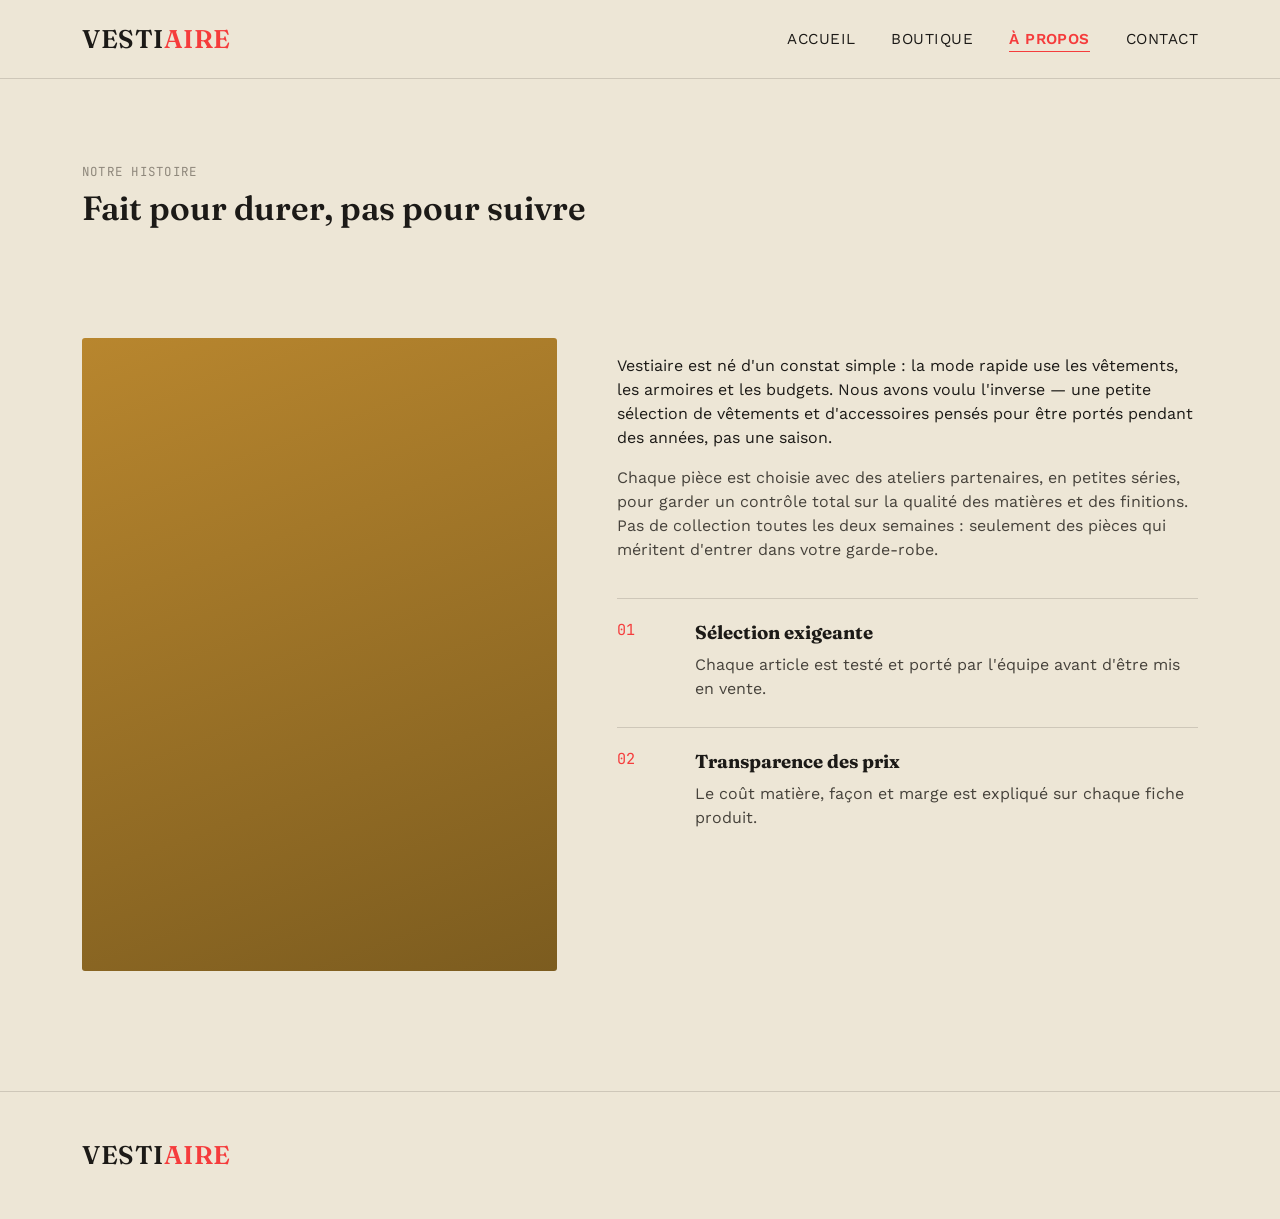
<file: about.html>
<!DOCTYPE html>
<html lang="fr">
<head>
<meta charset="UTF-8">
<meta name="viewport" content="width=device-width, initial-scale=1.0">
<title>À propos — VESTIAIRE</title>
<link rel="stylesheet" href="style.css">
</head>
<body>

<header class="site-header">
  <div class="wrap">
    <a href="index.html" class="logo">VESTI<span>AIRE</span></a>
    <button class="nav-toggle" id="navToggle" aria-label="Ouvrir le menu" aria-expanded="false">
      <span></span><span></span><span></span>
    </button>
    <nav class="main-nav" id="mainNav">
      <ul>
        <li><a href="index.html">Accueil</a></li>
        <li><a href="boutique.html">Boutique</a></li>
        <li><a href="about.html" class="active">À propos</a></li>
        <li><a href="contact.html">Contact</a></li>
      </ul>
    </nav>
  </div>
</header>

<section class="about-hero">
  <div class="wrap">
    <div class="section-head" style="border-bottom:none;">
      <div>
        <span class="section-eyebrow">Notre histoire</span>
        <h2>Fait pour durer, pas pour suivre</h2>
      </div>
    </div>
  </div>
</section>

<section style="padding-top:0;">
  <div class="wrap about-grid">
    <div class="visual-block"></div>
    <div>
      <p class="lead" style="max-width:none;">Vestiaire est né d'un constat simple : la mode rapide use les vêtements, les armoires et les budgets. Nous avons voulu l'inverse — une petite sélection de vêtements et d'accessoires pensés pour être portés pendant des années, pas une saison.</p>
      <p style="color:#46423b;">Chaque pièce est choisie avec des ateliers partenaires, en petites séries, pour garder un contrôle total sur la qualité des matières et des finitions. Pas de collection toutes les deux semaines : seulement des pièces qui méritent d'entrer dans votre garde-robe.</p>

      <ul class="values-list" style="margin-top:36px;">
        <li>
          <span class="num">01</span>
          <div>
            <h3>Sélection exigeante</h3>
            <p>Chaque article est testé et porté par l'équipe avant d'être mis en vente.</p>
          </div>
        </li>
        <li>
          <span class="num">02</span>
          <div>
            <h3>Transparence des prix</h3>
            <p>Le coût matière, façon et marge est expliqué sur chaque fiche produit.</p>
          </div>
        </li>
      </ul>
    </div>
  </div>
</section>


<footer class="site-footer">
  <div class="wrap">
    <span class="logo">VESTI<span>AIRE</span></span>
  </div>
</footer>

<script src="script.js"></script>
</body>
</html>
</file>
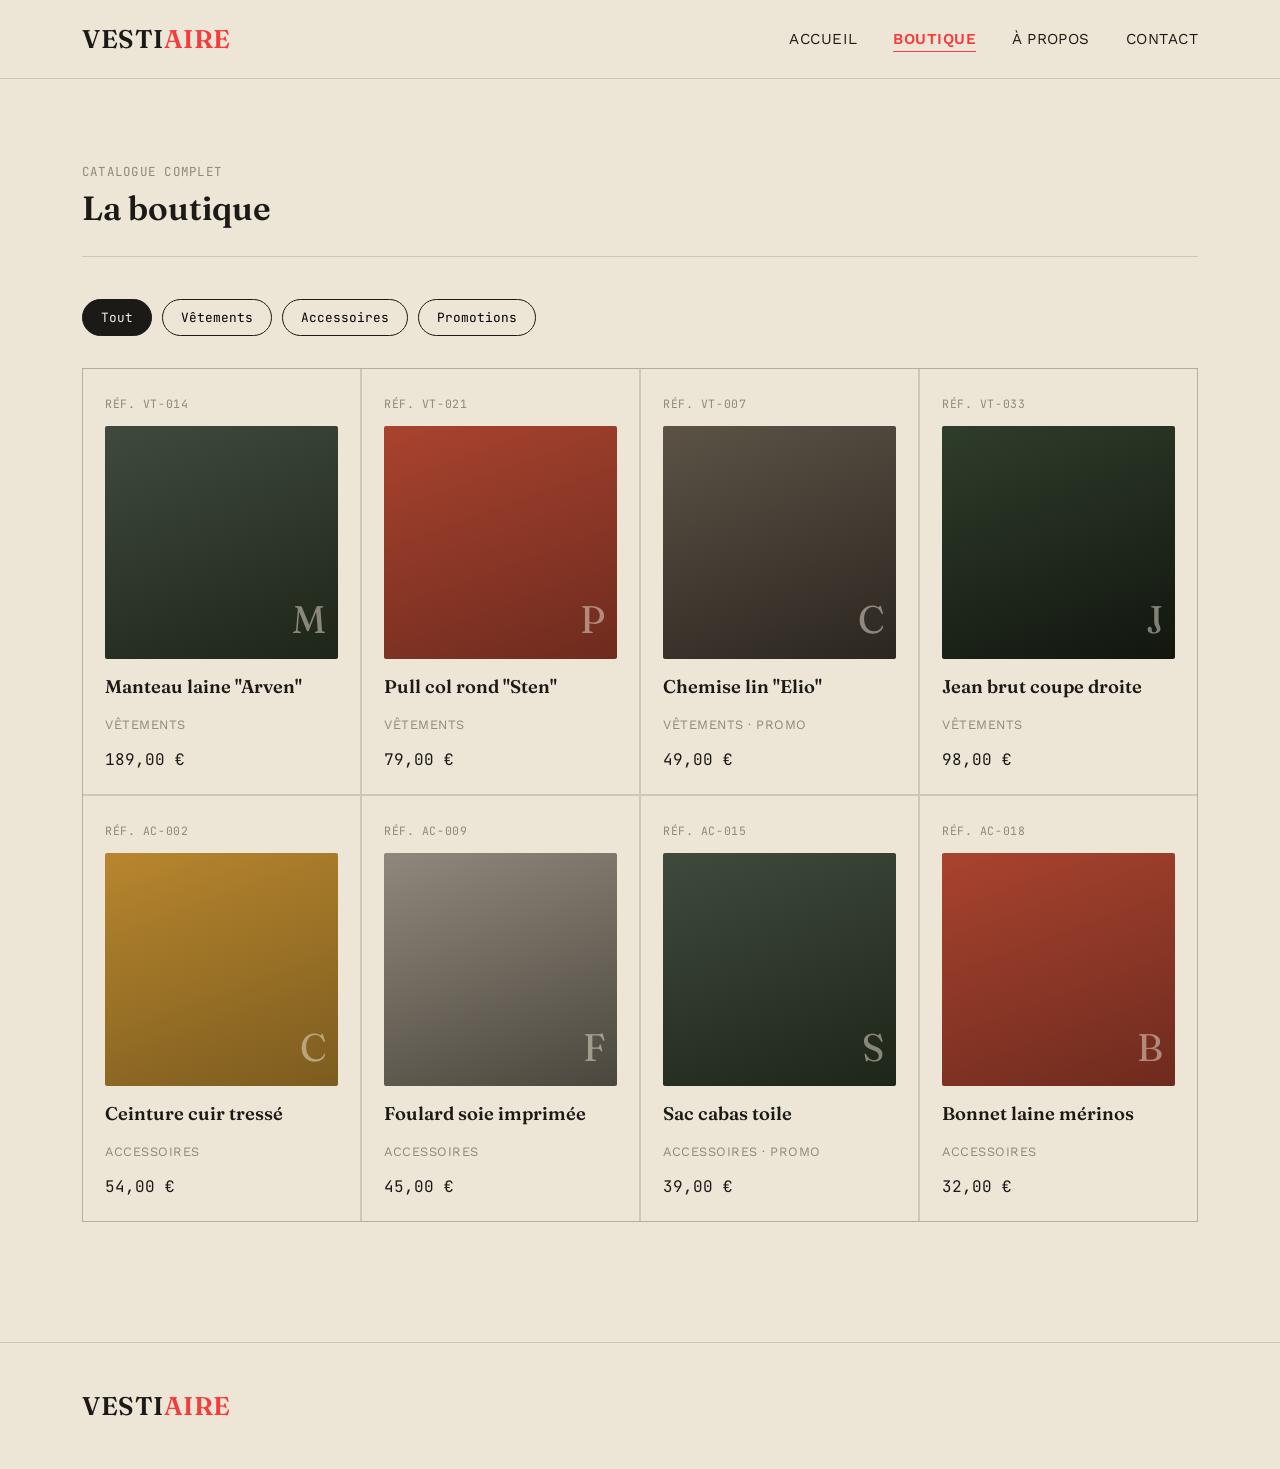
<file: boutique.html>
<!DOCTYPE html>
<html lang="fr">
<head>
<meta charset="UTF-8">
<meta name="viewport" content="width=device-width, initial-scale=1.0">
<title>Boutique — VESTIAIRE</title>
<link rel="stylesheet" href="style.css">
</head>
<body>

<header class="site-header">
  <div class="wrap">
    <a href="index.html" class="logo">VESTI<span>AIRE</span></a>
    <button class="nav-toggle" id="navToggle" aria-label="Ouvrir le menu" aria-expanded="false">
      <span></span><span></span><span></span>
    </button>
    <nav class="main-nav" id="mainNav">
      <ul>
        <li><a href="index.html">Accueil</a></li>
        <li><a href="boutique.html" class="active">Boutique</a></li>
        <li><a href="about.html">À propos</a></li>
        <li><a href="contact.html">Contact</a></li>
      </ul>
    </nav>
  </div>
</header>

<section style="padding-bottom:0;">
  <div class="wrap">
    <div class="section-head">
      <div>
        <span class="section-eyebrow">Catalogue complet</span>
        <h2>La boutique</h2>
      </div>
    </div>

    <div class="filters" id="filters">
      <button class="filter-btn active" data-filter="all">Tout</button>
      <button class="filter-btn" data-filter="vetements">Vêtements</button>
      <button class="filter-btn" data-filter="accessoires">Accessoires</button>
      <button class="filter-btn" data-filter="promo">Promotions</button>
    </div>
  </div>
</section>

<section style="padding-top:0;">
  <div class="wrap">
    <p class="no-results" id="noResults">Aucun article ne correspond à ce filtre pour le moment.</p>

    <div class="catalogue" id="catalogue">

      <article class="product-card" data-cat="vetements">
        <span class="product-ref">RÉF. VT-014</span>
        <div class="product-swatch sw-1" data-initial="M"></div>
        <h3 class="product-name">Manteau laine "Arven"</h3>
        <span class="product-cat">Vêtements</span>
        <span class="product-price">189,00 €</span>
      </article>

      <article class="product-card" data-cat="vetements">
        <span class="product-ref">RÉF. VT-021</span>
        <div class="product-swatch sw-2" data-initial="P"></div>
        <h3 class="product-name">Pull col rond "Sten"</h3>
        <span class="product-cat">Vêtements</span>
        <span class="product-price">79,00 €</span>
      </article>

      <article class="product-card" data-cat="vetements promo">
        <span class="product-ref">RÉF. VT-007</span>
        <div class="product-swatch sw-4" data-initial="C"></div>
        <h3 class="product-name">Chemise lin "Elio"</h3>
        <span class="product-cat">Vêtements · Promo</span>
        <span class="product-price">49,00 €</span>
      </article>

      <article class="product-card" data-cat="vetements">
        <span class="product-ref">RÉF. VT-033</span>
        <div class="product-swatch sw-6" data-initial="J"></div>
        <h3 class="product-name">Jean brut coupe droite</h3>
        <span class="product-cat">Vêtements</span>
        <span class="product-price">98,00 €</span>
      </article>

      <article class="product-card" data-cat="accessoires">
        <span class="product-ref">RÉF. AC-002</span>
        <div class="product-swatch sw-3" data-initial="C"></div>
        <h3 class="product-name">Ceinture cuir tressé</h3>
        <span class="product-cat">Accessoires</span>
        <span class="product-price">54,00 €</span>
      </article>

      <article class="product-card" data-cat="accessoires">
        <span class="product-ref">RÉF. AC-009</span>
        <div class="product-swatch sw-5" data-initial="F"></div>
        <h3 class="product-name">Foulard soie imprimée</h3>
        <span class="product-cat">Accessoires</span>
        <span class="product-price">45,00 €</span>
      </article>

      <article class="product-card" data-cat="accessoires promo">
        <span class="product-ref">RÉF. AC-015</span>
        <div class="product-swatch sw-1" data-initial="S"></div>
        <h3 class="product-name">Sac cabas toile</h3>
        <span class="product-cat">Accessoires · Promo</span>
        <span class="product-price">39,00 €</span>
      </article>

      <article class="product-card" data-cat="accessoires">
        <span class="product-ref">RÉF. AC-018</span>
        <div class="product-swatch sw-2" data-initial="B"></div>
        <h3 class="product-name">Bonnet laine mérinos</h3>
        <span class="product-cat">Accessoires</span>
        <span class="product-price">32,00 €</span>
      </article>

    </div>
  </div>
</section>

<footer class="site-footer">
  <div class="wrap">
    <span class="logo">VESTI<span>AIRE</span></span>
  </div>
</footer>

<script src="script.js"></script>
</body>
</html>
</file>
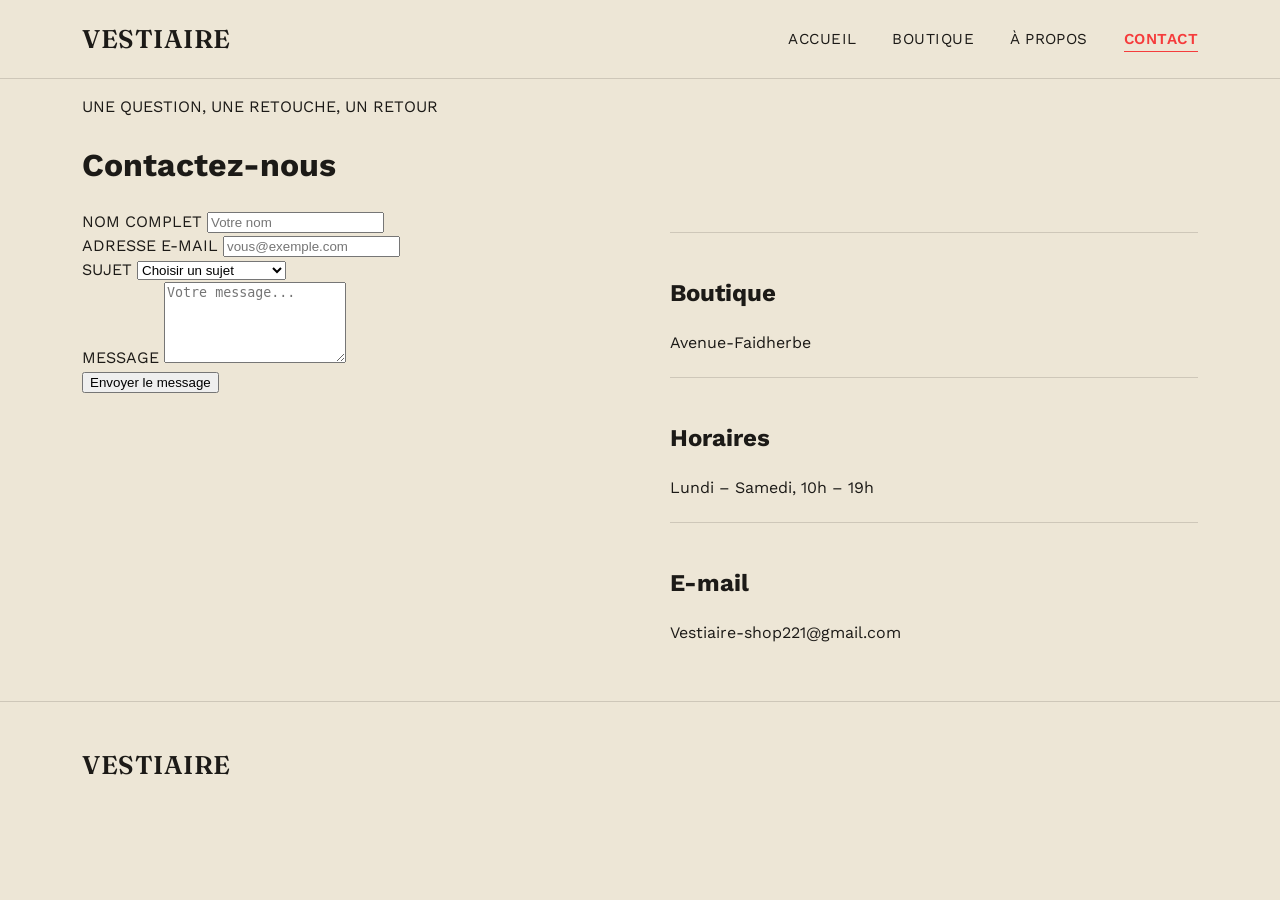
<file: contact.html>
<!DOCTYPE html>
<html lang="fr">
<head>
    <meta charset="UTF-8">
    <meta name="viewport" content="width=device-width, initial-scale=1.0">
    <title>Contact — VESTIAIRE</title>
    <link rel="stylesheet" href="style.css">
</head>
<body>

    <!-- Navigation du site -->
    <header class="site-header">
        <div class="wrap">
            <a href="index.html" class="logo">VESTIAIRE</a>
            <nav class="main-nav">
                <ul>
                    <li><a href="index.html">ACCUEIL</a></li>
                    <li><a href="boutique.html">BOUTIQUE</a></li>
                    <li><a href="about.html">À PROPOS</a></li>
                    <li><a href="contact.html" class="active">CONTACT</a></li>
                </ul>
            </nav>
        </div>
    </header>

    <!-- Section principale de la page Contact -->
    <main class="contact-page wrap">
        
        <header class="contact-header">
            <p class="subtitle">UNE QUESTION, UNE RETOUCHE, UN RETOUR</p>
            <h1>Contactez-nous</h1>
        </header>

        <div class="contact-grid">
            
            <!-- Colonne gauche : Formulaire de contact -->
            <form class="contact-form" action="#" method="POST">
                
                <div class="form-group">
                    <label for="name">NOM COMPLET</label>
                    <input type="text" id="name" name="name" placeholder="Votre nom" required>
                </div>

                <div class="form-group">
                    <label for="email">ADRESSE E-MAIL</label>
                    <input type="email" id="email" name="email" placeholder="vous@exemple.com" required>
                </div>

                <div class="form-group">
                    <label for="subject">SUJET</label>
                    <select id="subject" name="subject" required>
                        <option value="" disabled selected>Choisir un sujet</option>
                        <option value="commande">Suivi de commande</option>
                        <option value="retours">Retours & Retouches</option>
                        <option value="autre">Autre demande</option>
                    </select>
                </div>

                <div class="form-group">
                    <label for="message">MESSAGE</label>
                    <textarea id="message" name="message" rows="5" placeholder="Votre message..." required></textarea>
                </div>

                <button type="submit" class="btn-submit">Envoyer le message</button>
            </form>

            <!-- Colonne droite : Informations boutique -->
            <aside class="contact-sidebar">
                
                <div class="info-block">
                    <h2>Boutique</h2>
                    <p>Avenue-Faidherbe</p>
                </div>

                <div class="info-block">
                    <h2>Horaires</h2>
                    <p>Lundi – Samedi, 10h – 19h</p>
                </div>

                <div class="info-block">
                    <h2>E-mail</h2>
                    <p>Vestiaire-shop221@gmail.com</p>
                </div>

            </aside>

        </div>

    </main>

    <!-- Pied de page -->
    <footer class="site-footer">
        <div class="wrap">
            <span class="logo">VESTIAIRE</span>
        </div>
    </footer>

    <script src="script.js"></script>
</body>
</html>
</file>
<file: style.css>
@import url('https://fonts.googleapis.com/css2?family=Fraunces:ital,opsz,wght@0,9..144,400;0,9..144,600;1,9..144,500&family=Work+Sans:wght@400;500;600&family=JetBrains+Mono:wght@400;500&display=swap');

:root{
  --ink: #1c1a17;
  --bone: #ede6d6;
  --bone-soft: #f4efe4;
  --bottle: #f53c3c; 
  --bottle-dark: #202b1d;
  --gold: #b8862e;
  --clay: #a9432f;
  --grey: #8f887c;
  --line: rgba(28,26,23,0.15);

  --serif: 'Fraunces', serif;
  --sans: 'Work Sans', sans-serif;
  --mono: 'JetBrains Mono', monospace;
}

*{ box-sizing: border-box; }

html{ scroll-behavior: smooth; }

body{
  margin: 0;
  background: var(--bone);
  color: var(--ink);
  font-family: var(--sans);
  line-height: 1.5;
}

a{ color: inherit; text-decoration: none; }

img{ max-width: 100%; display: block; }

.wrap{
  max-width: 1180px;
  margin: 0 auto;
  padding: 0 32px;
}


.site-header{
  position: sticky;
  top: 0;
  z-index: 50;
  background: var(--bone);
  border-bottom: 1px solid var(--line);
}

.site-header .wrap{
  display: flex;
  align-items: center;
  justify-content: space-between;
  padding-top: 20px;
  padding-bottom: 20px;
}

.logo{
  font-family: var(--serif);
  font-size: 1.6rem;
  font-weight: 600;
  letter-spacing: 0.02em;
}

.logo span{ color: var(--bottle); }

.nav-toggle{
  display: none;
  flex-direction: column;
  gap: 5px;
  background: none;
  border: none;
  cursor: pointer;
  padding: 8px;
}

.nav-toggle span{
  width: 24px;
  height: 2px;
  background: var(--ink);
  transition: transform 0.25s ease, opacity 0.25s ease;
}

.main-nav ul{
  list-style: none;
  display: flex;
  gap: 36px;
  margin: 0;
  padding: 0;
}

.main-nav a{
  font-size: 0.95rem;
  letter-spacing: 0.03em;
  text-transform: uppercase;
  position: relative;
  padding-bottom: 4px;
}

.main-nav a::after{
  content: "";
  position: absolute;
  left: 0; bottom: 0;
  width: 0;
  height: 1px;
  background: var(--bottle);
  transition: width 0.2s ease;
}

.main-nav a:hover::after,
.main-nav a.active::after{ width: 100%; }

.main-nav a.active{ color: var(--bottle); font-weight: 600; }



.btn{
  display: inline-block;
  padding: 14px 30px;
  font-family: var(--sans);
  font-size: 0.9rem;
  letter-spacing: 0.04em;
  text-transform: uppercase;
  border-radius: 2px;
  border: 1px solid var(--ink);
  cursor: pointer;
  transition: background 0.2s ease, color 0.2s ease, transform 0.2s ease;
}

.btn-primary{
  background: var(--bottle);
  color: var(--bone-soft);
  border-color: var(--bottle);
}
.btn-primary:hover{ background: var(--bottle-dark); transform: translateY(-2px); }

.btn-outline{
  background: transparent;
  color: var(--ink);
}
.btn-outline:hover{ background: var(--ink); color: var(--bone-soft); }


.hero{
  padding: 70px 0 90px;
  border-bottom: 1px solid var(--line);
}

.hero .wrap{
  display: grid;
  grid-template-columns: 1.1fr 0.9fr;
  gap: 60px;
  align-items: center;
}

.hero-eyebrow{
  font-family: var(--mono);
  font-size: 0.8rem;
  letter-spacing: 0.12em;
  text-transform: uppercase;
  color: var(--bottle);
  display: block;
  margin-bottom: 18px;
}

.hero h1{
  font-family: var(--serif);
  font-size: clamp(2.6rem, 5vw, 4.2rem);
  font-weight: 600;
  line-height: 1.05;
  margin: 0 0 22px;
}

.hero h1 em{
  font-style: italic;
  font-weight: 500;
  color: var(--bottle);
}

.hero p.lead{
  font-size: 1.1rem;
  color: #46423b;
  max-width: 480px;
  margin-bottom: 32px;
}

.hero-actions{ display: flex; gap: 16px; flex-wrap: wrap; }

.hero-visual{
  aspect-ratio: 4/5;
  border-radius: 3px;
  background:
    repeating-linear-gradient(135deg, rgba(184,134,46,0.18) 0 2px, transparent 2px 26px),
    linear-gradient(160deg, var(--bottle) 0%, var(--bottle-dark) 55%, #171f14 100%);
  position: relative;
  overflow: hidden;
  display: flex;
  align-items: flex-end;
  padding: 26px;
}

.hero-visual::before{
  content: "";
  position: absolute;
  inset: 0;
  background: radial-gradient(circle at 30% 20%, rgba(237,230,214,0.16), transparent 55%);
}

.hero-tag{
  font-family: var(--mono);
  font-size: 0.75rem;
  color: var(--bone-soft);
  background: rgba(28,26,23,0.35);
  padding: 8px 12px;
  border-radius: 2px;
  z-index: 1;
}


section{ padding: 80px 0; }

.section-head{
  display: flex;
  justify-content: space-between;
  align-items: flex-end;
  gap: 20px;
  margin-bottom: 42px;
  border-bottom: 1px solid var(--line);
  padding-bottom: 22px;
}

.section-head h2{
  font-family: var(--serif);
  font-size: 2.1rem;
  font-weight: 600;
  margin: 0;
}

.section-eyebrow{
  font-family: var(--mono);
  font-size: 0.78rem;
  letter-spacing: 0.1em;
  text-transform: uppercase;
  color: var(--grey);
}


.catalogue{
  display: grid;
  grid-template-columns: repeat(auto-fill, minmax(240px, 1fr));
  gap: 2px;
  background: var(--line);
  border: 1px solid var(--line);
}

.product-card{
  background: var(--bone);
  padding: 26px 22px 22px;
  display: flex;
  flex-direction: column;
  gap: 14px;
  transition: background 0.2s ease;
}

.product-card:hover{ background: var(--bone-soft); }

.product-ref{
  font-family: var(--mono);
  font-size: 0.72rem;
  color: var(--grey);
  letter-spacing: 0.05em;
}

.product-swatch{
  aspect-ratio: 1/1;
  border-radius: 2px;
  position: relative;
  overflow: hidden;
}

.product-swatch::after{
  content: attr(data-initial);
  position: absolute;
  right: 12px;
  bottom: 10px;
  font-family: var(--serif);
  font-size: 2.4rem;
  color: rgba(237,230,214,0.5);
}

.product-name{
  font-family: var(--serif);
  font-size: 1.15rem;
  font-weight: 600;
  margin: 0;
}

.product-cat{
  font-size: 0.8rem;
  color: var(--grey);
  text-transform: uppercase;
  letter-spacing: 0.04em;
}

.product-price{
  font-family: var(--mono);
  font-size: 1rem;
  margin-top: auto;
}


.sw-1{ background: linear-gradient(160deg,#3f4a3d,#1e2519); }
.sw-2{ background: linear-gradient(160deg,#a9432f,#6e2b1e); }
.sw-3{ background: linear-gradient(160deg,#b8862e,#7c5c1f); }
.sw-4{ background: linear-gradient(160deg,#5c5346,#2b2620); }
.sw-5{ background: linear-gradient(160deg,#8f887c,#4c473e); }
.sw-6{ background: linear-gradient(160deg,#2f3d2b,#12160f); }



.filters{
  display: flex;
  gap: 10px;
  flex-wrap: wrap;
  margin-bottom: 32px;
}

.filter-btn{
  font-family: var(--mono);
  font-size: 0.8rem;
  padding: 9px 18px;
  border: 1px solid var(--ink);
  background: transparent;
  border-radius: 20px;
  cursor: pointer;
  transition: background 0.2s ease, color 0.2s ease;
}

.filter-btn:hover{ background: rgba(28,26,23,0.06); }

.filter-btn.active{
  background: var(--ink);
  color: var(--bone-soft);
}

.no-results{
  font-family: var(--mono);
  font-size: 0.9rem;
  color: var(--grey);
  padding: 40px 0;
  display: none;
}



.about-hero{
  padding-bottom: 40px;
}

.about-grid{
  display: grid;
  grid-template-columns: 0.9fr 1.1fr;
  gap: 60px;
}

.about-grid .visual-block{
  aspect-ratio: 3/4;
  border-radius: 3px;
  background: linear-gradient(160deg, var(--gold) 0%, #7c5c1f 100%);
}

.values-list{
  list-style: none;
  padding: 0;
  margin: 0;
  display: grid;
  gap: 26px;
}

.values-list li{
  display: grid;
  grid-template-columns: 60px 1fr;
  gap: 18px;
  border-top: 1px solid var(--line);
  padding-top: 20px;
}

.values-list .num{
  font-family: var(--mono);
  color: var(--bottle);
  font-size: 0.95rem;
}

.values-list h3{
  font-family: var(--serif);
  margin: 0 0 6px;
}

.values-list p{ margin: 0; color: #46423b; }

.team-row{
  display: grid;
  grid-template-columns: repeat(2, 1fr);
  gap: 24px;
  margin-top: 50px;
}

.team-card{
  border: 1px solid var(--line);
  padding: 26px;
}

.team-card .role{
  font-family: var(--mono);
  font-size: 0.75rem;
  color: var(--grey);
  text-transform: uppercase;
}

.team-card h3{
  font-family: var(--serif);
  margin: 6px 0 10px;
}



.contact-grid{
  display: grid;
  grid-template-columns: 1fr 1fr;
  gap: 60px;
}

.field{
  margin-bottom: 22px;
  display: flex;
  flex-direction: column;
  gap: 8px;
}

.field label{
  font-size: 0.85rem;
  letter-spacing: 0.03em;
  text-transform: uppercase;
  color: var(--grey);
}

.field input,
.field textarea,
.field select{
  font-family: var(--sans);
  font-size: 1rem;
  padding: 12px 14px;
  border: 1px solid var(--ink);
  border-radius: 2px;
  background: var(--bone-soft);
  color: var(--ink);
}

.field input:focus,
.field textarea:focus,
.field select:focus{
  outline: 2px solid var(--bottle);
  outline-offset: 1px;
}

.field-error{
  font-size: 0.8rem;
  color: var(--clay);
  min-height: 1em;
  font-family: var(--mono);
}

.field.has-error input,
.field.has-error textarea{
  border-color: var(--clay);
}

.form-status{
  font-family: var(--mono);
  font-size: 0.9rem;
  padding: 14px 16px;
  border-radius: 2px;
  margin-top: 10px;
  display: none;
}

.form-status.show{ display: block; }

.form-status.success{
  background: rgba(47,61,43,0.12);
  color: var(--bottle-dark);
}

.info-block{
  border-top: 1px solid var(--line);
  padding-top: 22px;
  margin-top: 22px;
}

.info-block h3{
  font-family: var(--serif);
  margin: 0 0 6px;
}



.site-footer{
  border-top: 1px solid var(--line);
  padding: 44px 0;
  margin-top: 40px;
}

.site-footer .wrap{
  display: flex;
  justify-content: space-between;
  align-items: center;
  flex-wrap: wrap;
  gap: 16px;
}

.footer-note{
  font-family: var(--mono);
  font-size: 0.78rem;
  color: var(--grey);
}


@media (max-width: 860px){
  .hero .wrap{ grid-template-columns: 1fr; }
  .hero-visual{ order: -1; aspect-ratio: 16/9; }
  .about-grid,
  .contact-grid{ grid-template-columns: 1fr; }
  .team-row{ grid-template-columns: 1fr; }
}

@media (max-width: 640px){
  .nav-toggle{ display: flex; }

  .main-nav{
    position: absolute;
    top: 100%;
    left: 0;
    right: 0;
    background: var(--bone);
    border-bottom: 1px solid var(--line);
    max-height: 0;
    overflow: hidden;
    transition: max-height 0.3s ease;
  }

  .main-nav.open{ max-height: 300px; }

  .main-nav ul{
    flex-direction: column;
    gap: 0;
    padding: 10px 32px 20px;
  }

  .main-nav li{
    padding: 12px 0;
    border-bottom: 1px solid var(--line);
  }

  .section-head{ flex-direction: column; align-items: flex-start; gap: 10px; }
}

@media (prefers-reduced-motion: reduce){
  *{ transition: none !important; scroll-behavior: auto !important; }
}
</file>
